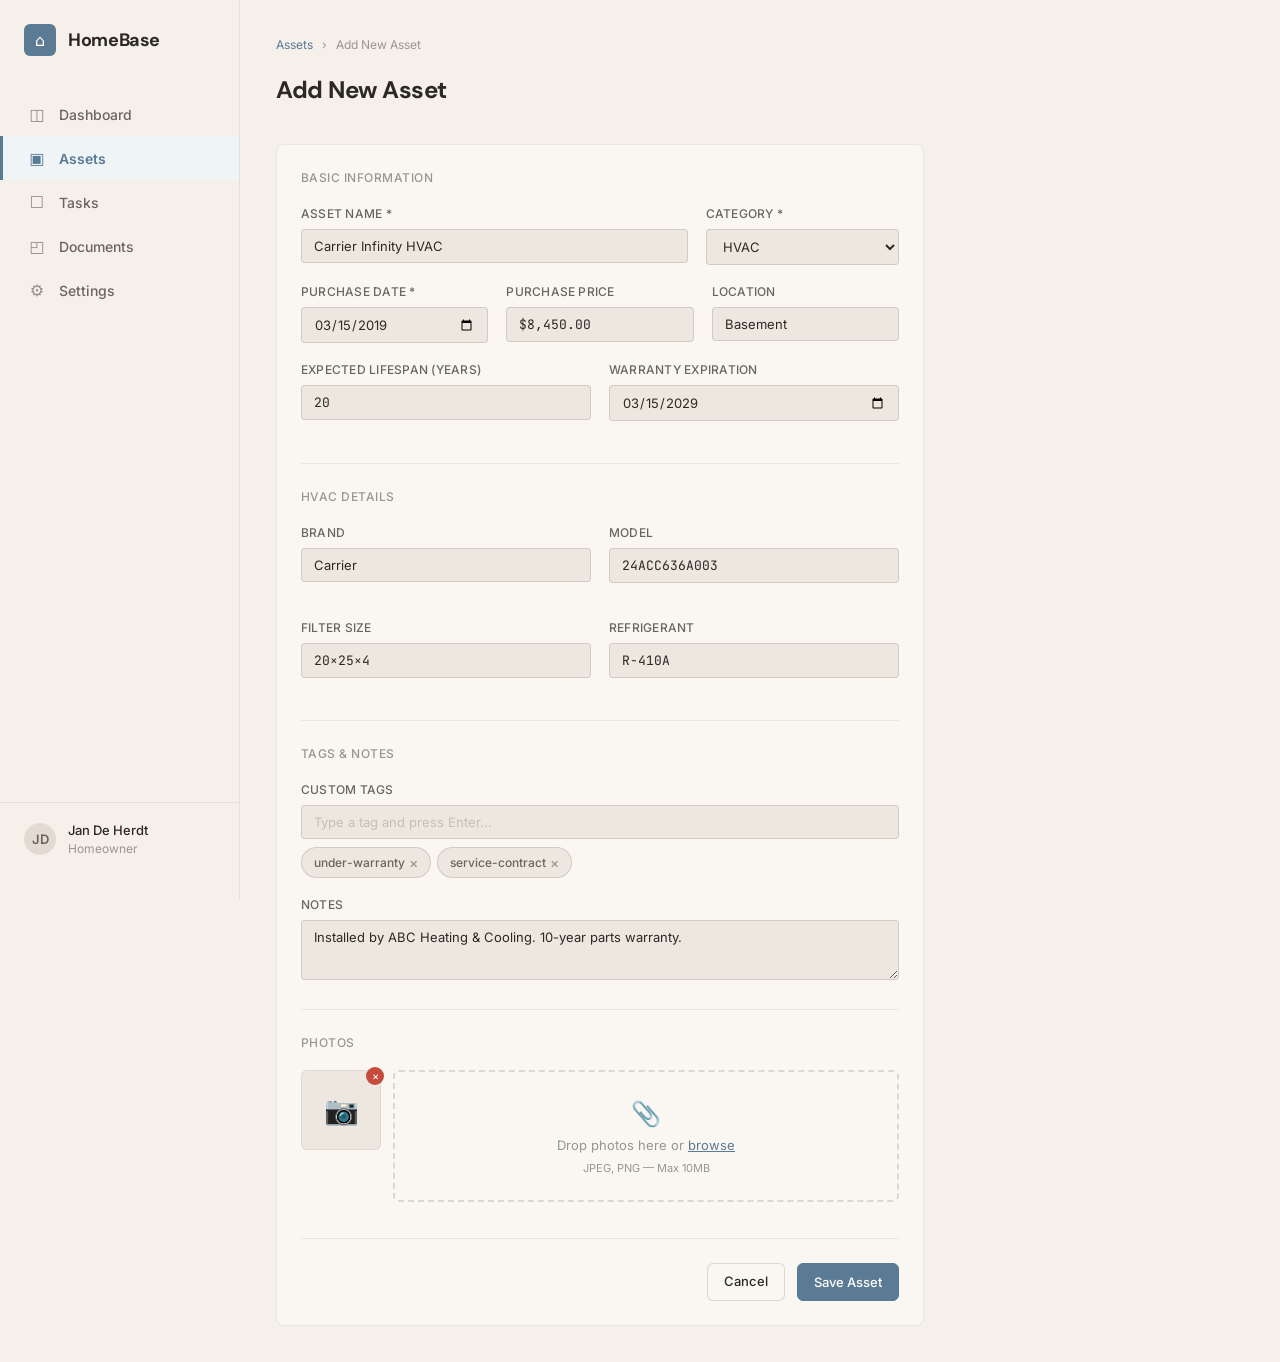
<file: specs/005-home-maintenance-tracker/mockups/add-asset.html>
<!DOCTYPE html>
<html lang="en">
<head><meta charset="UTF-8"><meta name="viewport" content="width=device-width,initial-scale=1.0"><title>HomeBase — Add Asset</title><link rel="stylesheet" href="styles.css"></head>
<body>
<div class="app-shell">
  <nav class="sidebar"><div class="sidebar-brand"><div class="sidebar-brand-icon">⌂</div><h1>HomeBase</h1></div><ul class="sidebar-nav"><li><a href="dashboard.html"><span class="nav-icon">◫</span> Dashboard</a></li><li><a href="assets.html" class="active"><span class="nav-icon">▣</span> Assets</a></li><li><a href="tasks.html"><span class="nav-icon">☐</span> Tasks</a></li><li><a href="documents.html"><span class="nav-icon">◰</span> Documents</a></li><li><a href="#"><span class="nav-icon">⚙</span> Settings</a></li></ul><div class="sidebar-footer"><div class="avatar">JD</div><div class="user-info"><div class="name">Jan De Herdt</div><div class="role">Homeowner</div></div></div></nav>
  <main class="main-content" style="max-width:720px">
    <div style="font-size:12px;color:var(--ink-tertiary);margin-bottom:var(--space-md)"><a href="assets.html" style="color:var(--accent-primary);text-decoration:none">Assets</a> <span style="margin:0 6px">›</span> Add New Asset</div>
    <div class="page-header"><h2>Add New Asset</h2></div>
    <div class="card">
      <div class="section-label" style="margin-bottom:var(--space-md)">Basic Information</div>
      <div style="display:grid;grid-template-columns:2fr 1fr;gap:var(--space-md)"><div class="form-group"><label>Asset Name *</label><input type="text" value="Carrier Infinity HVAC"></div><div class="form-group"><label>Category *</label><select><option>Select...</option><option selected>HVAC</option></select></div></div>
      <div style="display:grid;grid-template-columns:1fr 1fr 1fr;gap:var(--space-md)"><div class="form-group"><label>Purchase Date *</label><input type="date" value="2019-03-15"></div><div class="form-group"><label>Purchase Price</label><input type="text" value="$8,450.00" style="font-family:var(--font-data)"></div><div class="form-group"><label>Location</label><input type="text" value="Basement"></div></div>
      <div style="display:grid;grid-template-columns:1fr 1fr;gap:var(--space-md)"><div class="form-group"><label>Expected Lifespan (years)</label><input type="number" value="20" style="font-family:var(--font-data)"></div><div class="form-group"><label>Warranty Expiration</label><input type="date" value="2029-03-15"></div></div>
      <div style="border-top:1px solid var(--rule);margin-top:var(--space-lg);padding-top:var(--space-lg)">
        <div class="section-label" style="margin-bottom:var(--space-md)">HVAC Details</div>
        <div style="display:grid;grid-template-columns:1fr 1fr;gap:var(--space-md)"><div class="form-group"><label>Brand</label><input type="text" value="Carrier"></div><div class="form-group"><label>Model</label><input type="text" value="24ACC636A003" style="font-family:var(--font-data)"></div><div class="form-group"><label>Filter Size</label><input type="text" value="20×25×4" style="font-family:var(--font-data)"></div><div class="form-group"><label>Refrigerant</label><input type="text" value="R-410A" style="font-family:var(--font-data)"></div></div>
      </div>
      <div style="border-top:1px solid var(--rule);margin-top:var(--space-lg);padding-top:var(--space-lg)">
        <div class="section-label" style="margin-bottom:var(--space-md)">Tags & Notes</div>
        <div class="form-group"><label>Custom Tags</label><input type="text" placeholder="Type a tag and press Enter..."><div style="display:flex;gap:6px;margin-top:8px"><span class="filter-chip" style="background:var(--bench-inset);border-color:var(--rule-emphasis);color:var(--ink-secondary)">under-warranty <span class="remove">×</span></span><span class="filter-chip" style="background:var(--bench-inset);border-color:var(--rule-emphasis);color:var(--ink-secondary)">service-contract <span class="remove">×</span></span></div></div>
        <div class="form-group"><label>Notes</label><textarea>Installed by ABC Heating & Cooling. 10-year parts warranty.</textarea></div>
      </div>
      <div style="border-top:1px solid var(--rule);margin-top:var(--space-lg);padding-top:var(--space-lg)">
        <div class="section-label" style="margin-bottom:var(--space-md)">Photos</div>
        <div style="display:flex;gap:var(--space-sm);align-items:flex-start">
          <div style="width:80px;height:80px;background:var(--bench-inset);border:1px solid var(--rule);border-radius:var(--radius-md);display:flex;align-items:center;justify-content:center;font-size:28px;color:var(--ink-muted);position:relative">📷<div style="position:absolute;top:-4px;right:-4px;width:18px;height:18px;background:var(--alert-overdue);color:white;border-radius:50%;font-size:11px;display:flex;align-items:center;justify-content:center;cursor:pointer">×</div></div>
          <div style="flex:1;border:2px dashed var(--rule-emphasis);border-radius:var(--radius-md);padding:var(--space-lg);text-align:center;color:var(--ink-tertiary);font-size:13px;cursor:pointer"><div style="font-size:24px;margin-bottom:4px">📎</div>Drop photos here or <span style="color:var(--accent-primary);text-decoration:underline">browse</span><div style="font-size:11px;margin-top:4px">JPEG, PNG — Max 10MB</div></div>
        </div>
      </div>
      <div style="display:flex;justify-content:flex-end;gap:var(--space-sm);margin-top:var(--space-xl);padding-top:var(--space-lg);border-top:1px solid var(--rule)"><a href="assets.html" class="btn btn-secondary">Cancel</a><button class="btn btn-primary">Save Asset</button></div>
    </div>
  </main>
</div>
<nav class="mobile-nav"><a href="dashboard.html"><span class="nav-icon">◫</span>Home</a><a href="assets.html" class="active"><span class="nav-icon">▣</span>Assets</a><a href="tasks.html"><span class="nav-icon">☐</span>Tasks</a><a href="#"><span class="nav-icon">⚙</span>More</a></nav>
</body></html>
</file>
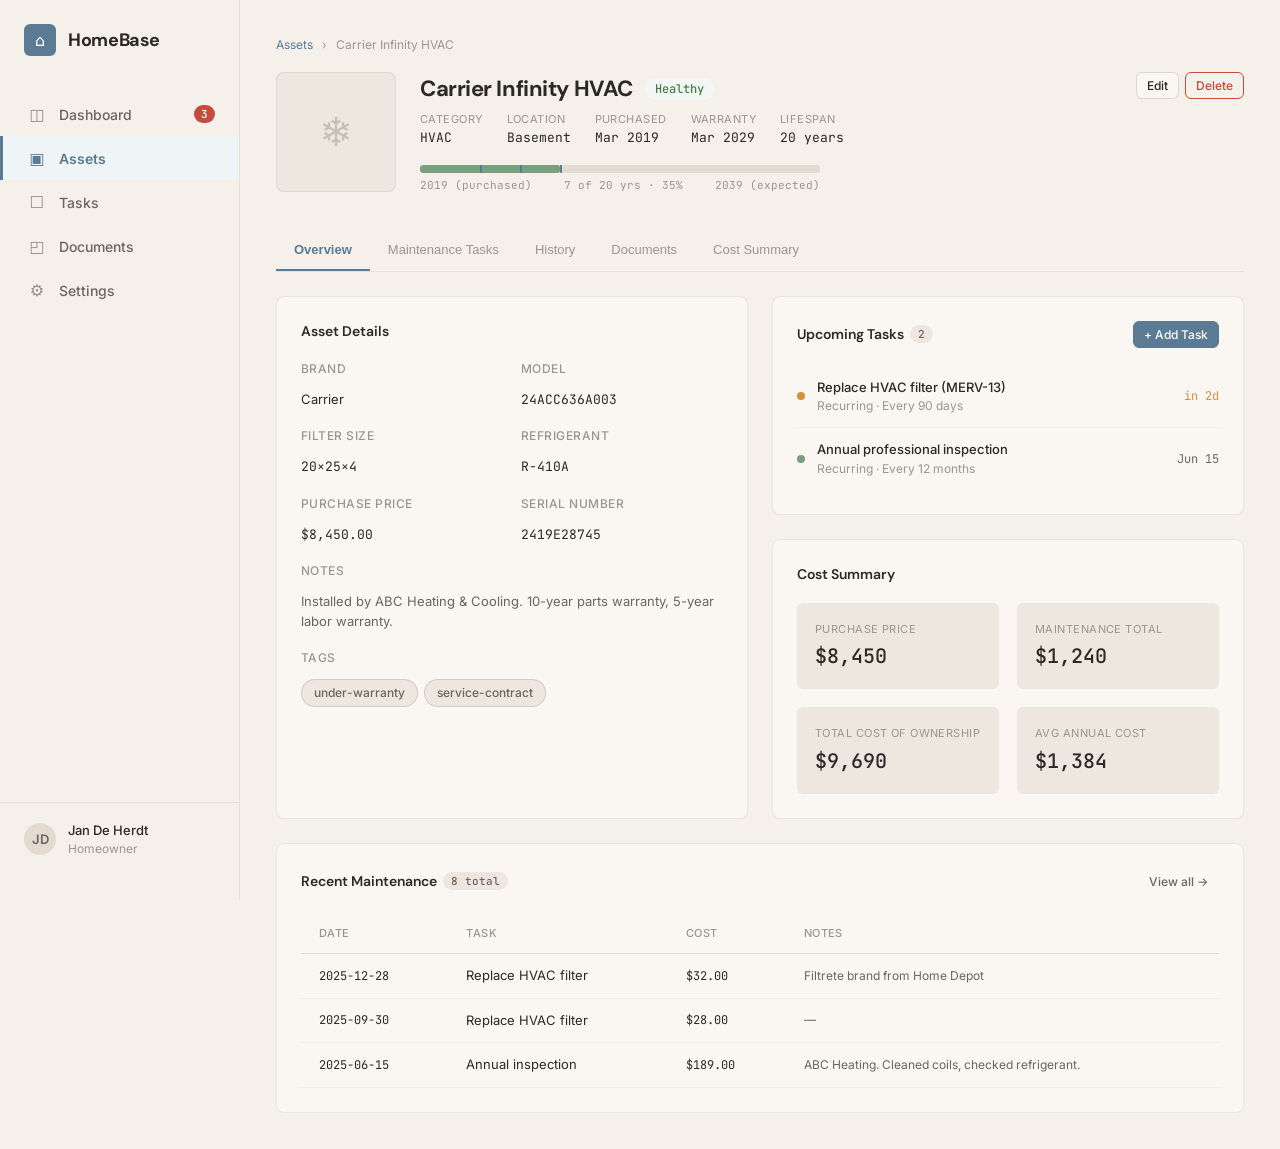
<file: specs/005-home-maintenance-tracker/mockups/asset-detail.html>
<!DOCTYPE html>
<html lang="en">
<head><meta charset="UTF-8"><meta name="viewport" content="width=device-width,initial-scale=1.0"><title>HomeBase — Carrier Infinity HVAC</title><link rel="stylesheet" href="styles.css"></head>
<body>
<div class="app-shell">
  <nav class="sidebar"><div class="sidebar-brand"><div class="sidebar-brand-icon">⌂</div><h1>HomeBase</h1></div><ul class="sidebar-nav"><li><a href="dashboard.html"><span class="nav-icon">◫</span> Dashboard <span class="badge">3</span></a></li><li><a href="assets.html" class="active"><span class="nav-icon">▣</span> Assets</a></li><li><a href="tasks.html"><span class="nav-icon">☐</span> Tasks</a></li><li><a href="documents.html"><span class="nav-icon">◰</span> Documents</a></li><li><a href="#"><span class="nav-icon">⚙</span> Settings</a></li></ul><div class="sidebar-footer"><div class="avatar">JD</div><div class="user-info"><div class="name">Jan De Herdt</div><div class="role">Homeowner</div></div></div></nav>
  <main class="main-content">
    <div style="font-size:12px;color:var(--ink-tertiary);margin-bottom:var(--space-md)"><a href="assets.html" style="color:var(--accent-primary);text-decoration:none">Assets</a> <span style="margin:0 6px">›</span> Carrier Infinity HVAC</div>
    <div class="detail-header">
      <div class="asset-photo">❄</div>
      <div style="flex:1">
        <div style="display:flex;align-items:center;gap:var(--space-sm);margin-bottom:var(--space-xs)"><h2 class="asset-title" style="font-size:22px">Carrier Infinity HVAC</h2><span class="status-pill healthy" style="font-size:12px">Healthy</span></div>
        <div class="asset-meta">
          <div class="meta-item"><span class="meta-label">Category</span><span class="meta-value">HVAC</span></div>
          <div class="meta-item"><span class="meta-label">Location</span><span class="meta-value">Basement</span></div>
          <div class="meta-item"><span class="meta-label">Purchased</span><span class="meta-value">Mar 2019</span></div>
          <div class="meta-item"><span class="meta-label">Warranty</span><span class="meta-value">Mar 2029</span></div>
          <div class="meta-item"><span class="meta-label">Lifespan</span><span class="meta-value">20 years</span></div>
        </div>
        <div style="margin-top:var(--space-md);max-width:400px"><div class="timeline-strip" style="height:8px"><div class="timeline-strip-fill healthy" style="width:35%"></div><div class="notch" style="left:15%"></div><div class="notch" style="left:25%"></div><div class="notch" style="left:35%"></div></div><div class="timeline-meta"><span>2019 (purchased)</span><span>7 of 20 yrs · 35%</span><span>2039 (expected)</span></div></div>
      </div>
      <div style="display:flex;gap:var(--space-xs)"><button class="btn btn-secondary btn-sm">Edit</button><button class="btn btn-danger btn-sm">Delete</button></div>
    </div>
    <div class="tabs"><button class="tab active">Overview</button><button class="tab">Maintenance Tasks</button><button class="tab">History</button><button class="tab">Documents</button><button class="tab">Cost Summary</button></div>
    <div style="display:grid;grid-template-columns:1fr 1fr;gap:var(--space-lg)">
      <div class="card">
        <div class="card-header"><div class="card-title">Asset Details</div></div>
        <div style="display:grid;grid-template-columns:1fr 1fr;gap:var(--space-md)">
          <div><div class="section-label">Brand</div><div style="font-size:13px">Carrier</div></div>
          <div><div class="section-label">Model</div><div style="font-family:var(--font-data);font-size:13px">24ACC636A003</div></div>
          <div><div class="section-label">Filter Size</div><div style="font-family:var(--font-data);font-size:13px">20×25×4</div></div>
          <div><div class="section-label">Refrigerant</div><div style="font-family:var(--font-data);font-size:13px">R-410A</div></div>
          <div><div class="section-label">Purchase Price</div><div style="font-family:var(--font-data);font-size:13px">$8,450.00</div></div>
          <div><div class="section-label">Serial Number</div><div style="font-family:var(--font-data);font-size:13px">2419E28745</div></div>
        </div>
        <div style="margin-top:var(--space-md)"><div class="section-label">Notes</div><div style="font-size:13px;color:var(--ink-secondary)">Installed by ABC Heating & Cooling. 10-year parts warranty, 5-year labor warranty.</div></div>
        <div style="margin-top:var(--space-md)"><div class="section-label">Tags</div><div style="display:flex;gap:6px;margin-top:4px"><span class="filter-chip" style="background:var(--bench-inset);border-color:var(--rule-emphasis);color:var(--ink-secondary)">under-warranty</span><span class="filter-chip" style="background:var(--bench-inset);border-color:var(--rule-emphasis);color:var(--ink-secondary)">service-contract</span></div></div>
      </div>
      <div style="display:flex;flex-direction:column;gap:var(--space-lg)">
        <div class="card">
          <div class="card-header"><div class="card-title">Upcoming Tasks <span class="count-badge">2</span></div><button class="btn btn-sm btn-primary">+ Add Task</button></div>
          <div class="task-item"><div class="status-dot upcoming"></div><div class="task-info"><div class="task-name">Replace HVAC filter (MERV-13)</div><div class="task-asset">Recurring · Every 90 days</div></div><div class="task-due upcoming">in 2d</div></div>
          <div class="task-item"><div class="status-dot healthy"></div><div class="task-info"><div class="task-name">Annual professional inspection</div><div class="task-asset">Recurring · Every 12 months</div></div><div class="task-due normal">Jun 15</div></div>
        </div>
        <div class="card">
          <div class="card-header"><div class="card-title">Cost Summary</div></div>
          <div class="cost-grid" style="grid-template-columns:1fr 1fr">
            <div class="cost-item"><div class="cost-label">Purchase Price</div><div class="cost-value">$8,450</div></div>
            <div class="cost-item"><div class="cost-label">Maintenance Total</div><div class="cost-value">$1,240</div></div>
            <div class="cost-item"><div class="cost-label">Total Cost of Ownership</div><div class="cost-value">$9,690</div></div>
            <div class="cost-item"><div class="cost-label">Avg Annual Cost</div><div class="cost-value">$1,384</div></div>
          </div>
        </div>
      </div>
    </div>
    <div class="card" style="margin-top:var(--space-lg)">
      <div class="card-header"><div class="card-title">Recent Maintenance <span class="count-badge">8 total</span></div><button class="btn btn-ghost btn-sm">View all →</button></div>
      <table class="data-table"><thead><tr><th>Date</th><th>Task</th><th>Cost</th><th>Notes</th></tr></thead><tbody>
        <tr style="cursor:default"><td style="font-family:var(--font-data);font-size:12px">2025-12-28</td><td>Replace HVAC filter</td><td style="font-family:var(--font-data);font-size:12px">$32.00</td><td style="font-size:12px;color:var(--ink-secondary)">Filtrete brand from Home Depot</td></tr>
        <tr style="cursor:default"><td style="font-family:var(--font-data);font-size:12px">2025-09-30</td><td>Replace HVAC filter</td><td style="font-family:var(--font-data);font-size:12px">$28.00</td><td style="font-size:12px;color:var(--ink-secondary)">—</td></tr>
        <tr style="cursor:default"><td style="font-family:var(--font-data);font-size:12px">2025-06-15</td><td>Annual inspection</td><td style="font-family:var(--font-data);font-size:12px">$189.00</td><td style="font-size:12px;color:var(--ink-secondary)">ABC Heating. Cleaned coils, checked refrigerant.</td></tr>
      </tbody></table>
    </div>
  </main>
</div>
<nav class="mobile-nav"><a href="dashboard.html"><span class="nav-icon">◫</span>Home</a><a href="assets.html" class="active"><span class="nav-icon">▣</span>Assets</a><a href="tasks.html"><span class="nav-icon">☐</span>Tasks</a><a href="#"><span class="nav-icon">⚙</span>More</a></nav>
</body></html>
</file>
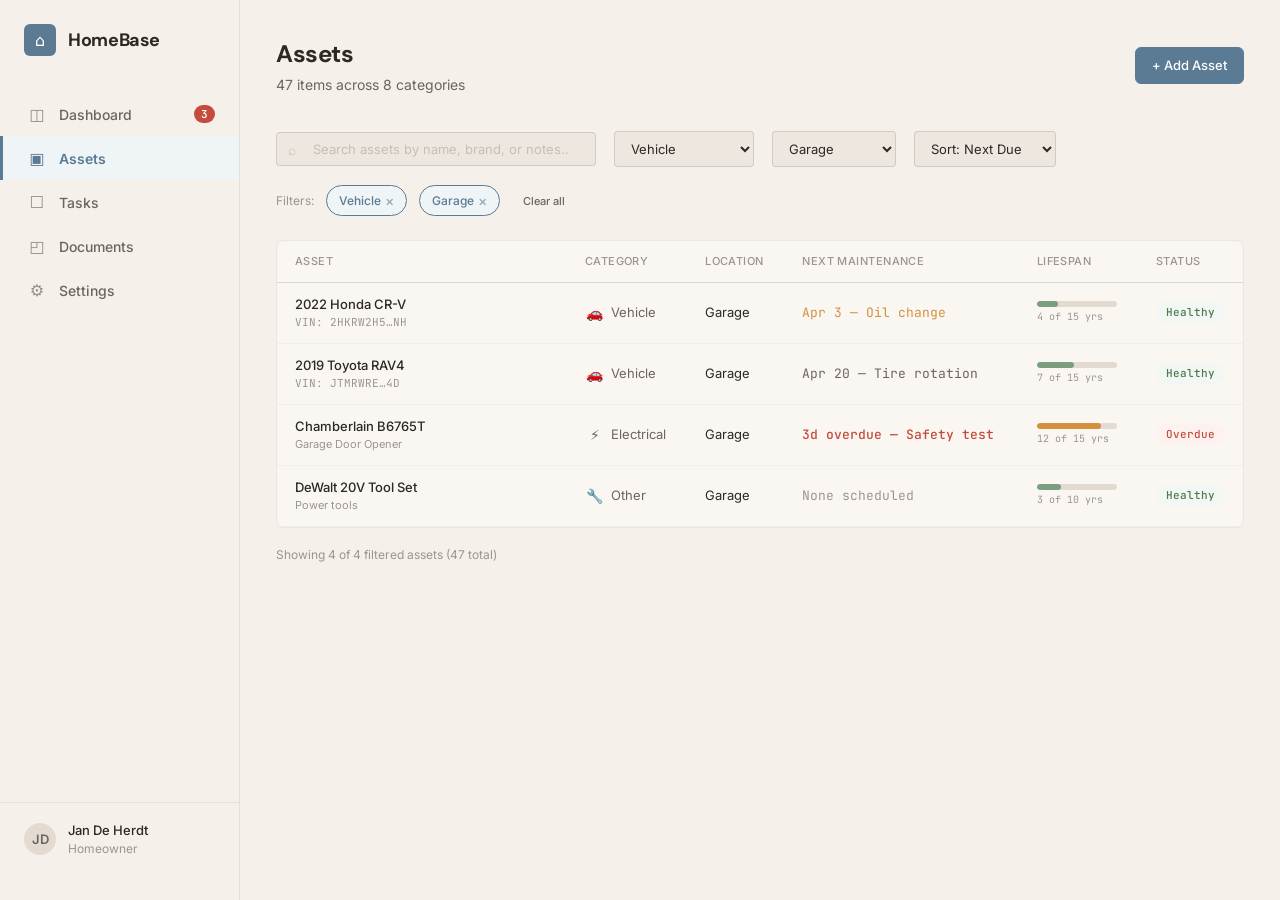
<file: specs/005-home-maintenance-tracker/mockups/assets.html>
<!DOCTYPE html>
<html lang="en">
<head><meta charset="UTF-8"><meta name="viewport" content="width=device-width,initial-scale=1.0"><title>HomeBase — Assets</title><link rel="stylesheet" href="styles.css"></head>
<body>
<div class="app-shell">
  <nav class="sidebar"><div class="sidebar-brand"><div class="sidebar-brand-icon">⌂</div><h1>HomeBase</h1></div><ul class="sidebar-nav"><li><a href="dashboard.html"><span class="nav-icon">◫</span> Dashboard <span class="badge">3</span></a></li><li><a href="assets.html" class="active"><span class="nav-icon">▣</span> Assets</a></li><li><a href="tasks.html"><span class="nav-icon">☐</span> Tasks</a></li><li><a href="documents.html"><span class="nav-icon">◰</span> Documents</a></li><li><a href="#"><span class="nav-icon">⚙</span> Settings</a></li></ul><div class="sidebar-footer"><div class="avatar">JD</div><div class="user-info"><div class="name">Jan De Herdt</div><div class="role">Homeowner</div></div></div></nav>
  <main class="main-content">
    <div class="page-header"><div><h2>Assets</h2><div class="subtitle">47 items across 8 categories</div></div><a href="add-asset.html" class="btn btn-primary">+ Add Asset</a></div>
    <div style="display:flex;gap:var(--space-md);align-items:center;margin-bottom:var(--space-md);flex-wrap:wrap">
      <div class="search-bar" style="flex:1;min-width:200px"><span class="search-icon">⌕</span><input type="search" placeholder="Search assets by name, brand, or notes..."></div>
      <select style="width:auto;min-width:140px"><option>All Categories</option><option>HVAC</option><option selected>Vehicle</option></select>
      <select style="width:auto;min-width:120px"><option>All Locations</option><option selected>Garage</option></select>
      <select style="width:auto;min-width:140px"><option selected>Sort: Next Due</option><option>Sort: Name A-Z</option></select>
    </div>
    <div style="display:flex;gap:var(--space-sm);align-items:center;margin-bottom:var(--space-lg);flex-wrap:wrap"><span style="font-size:12px;color:var(--ink-tertiary)">Filters:</span><span class="filter-chip">Vehicle <span class="remove">×</span></span><span class="filter-chip">Garage <span class="remove">×</span></span><button class="btn btn-ghost btn-sm" style="font-size:11px">Clear all</button></div>
    <div class="card" style="padding:0;overflow:hidden"><div class="table-scroll">
      <table class="data-table">
        <thead><tr><th style="width:30%">Asset</th><th>Category</th><th>Location</th><th>Next Maintenance</th><th class="col-lifespan">Lifespan</th><th style="width:90px">Status</th></tr></thead>
        <tbody>
          <tr><td><div class="asset-name">2022 Honda CR-V</div><div style="font-size:11px;color:var(--ink-tertiary);font-family:var(--font-data)">VIN: 2HKRW2H5…NH</div></td><td><span class="asset-category"><span class="cat-icon">🚗</span> Vehicle</span></td><td>Garage</td><td class="next-due" style="color:var(--alert-upcoming)">Apr 3 — Oil change</td><td class="col-lifespan"><div class="timeline-strip" style="width:80px"><div class="timeline-strip-fill healthy" style="width:27%"></div></div><div style="font-family:var(--font-data);font-size:10px;color:var(--ink-tertiary);margin-top:2px">4 of 15 yrs</div></td><td><span class="status-pill healthy">Healthy</span></td></tr>
          <tr><td><div class="asset-name">2019 Toyota RAV4</div><div style="font-size:11px;color:var(--ink-tertiary);font-family:var(--font-data)">VIN: JTMRWRE…4D</div></td><td><span class="asset-category"><span class="cat-icon">🚗</span> Vehicle</span></td><td>Garage</td><td class="next-due">Apr 20 — Tire rotation</td><td class="col-lifespan"><div class="timeline-strip" style="width:80px"><div class="timeline-strip-fill healthy" style="width:47%"></div></div><div style="font-family:var(--font-data);font-size:10px;color:var(--ink-tertiary);margin-top:2px">7 of 15 yrs</div></td><td><span class="status-pill healthy">Healthy</span></td></tr>
          <tr><td><div class="asset-name">Chamberlain B6765T</div><div style="font-size:11px;color:var(--ink-tertiary)">Garage Door Opener</div></td><td><span class="asset-category"><span class="cat-icon">⚡</span> Electrical</span></td><td>Garage</td><td class="next-due" style="color:var(--alert-overdue);font-weight:500">3d overdue — Safety test</td><td class="col-lifespan"><div class="timeline-strip" style="width:80px"><div class="timeline-strip-fill aging" style="width:80%"></div></div><div style="font-family:var(--font-data);font-size:10px;color:var(--ink-tertiary);margin-top:2px">12 of 15 yrs</div></td><td><span class="status-pill overdue">Overdue</span></td></tr>
          <tr><td><div class="asset-name">DeWalt 20V Tool Set</div><div style="font-size:11px;color:var(--ink-tertiary)">Power tools</div></td><td><span class="asset-category"><span class="cat-icon">🔧</span> Other</span></td><td>Garage</td><td class="next-due" style="color:var(--ink-tertiary)">None scheduled</td><td class="col-lifespan"><div class="timeline-strip" style="width:80px"><div class="timeline-strip-fill healthy" style="width:30%"></div></div><div style="font-family:var(--font-data);font-size:10px;color:var(--ink-tertiary);margin-top:2px">3 of 10 yrs</div></td><td><span class="status-pill healthy">Healthy</span></td></tr>
        </tbody>
      </table>
    </div></div>
    <div style="margin-top:var(--space-md);font-size:12px;color:var(--ink-tertiary)">Showing 4 of 4 filtered assets (47 total)</div>
  </main>
</div>
<nav class="mobile-nav"><a href="dashboard.html"><span class="nav-icon">◫</span>Home</a><a href="assets.html" class="active"><span class="nav-icon">▣</span>Assets</a><a href="tasks.html"><span class="nav-icon">☐</span>Tasks</a><a href="#"><span class="nav-icon">⚙</span>More</a></nav>
</body></html>
</file>
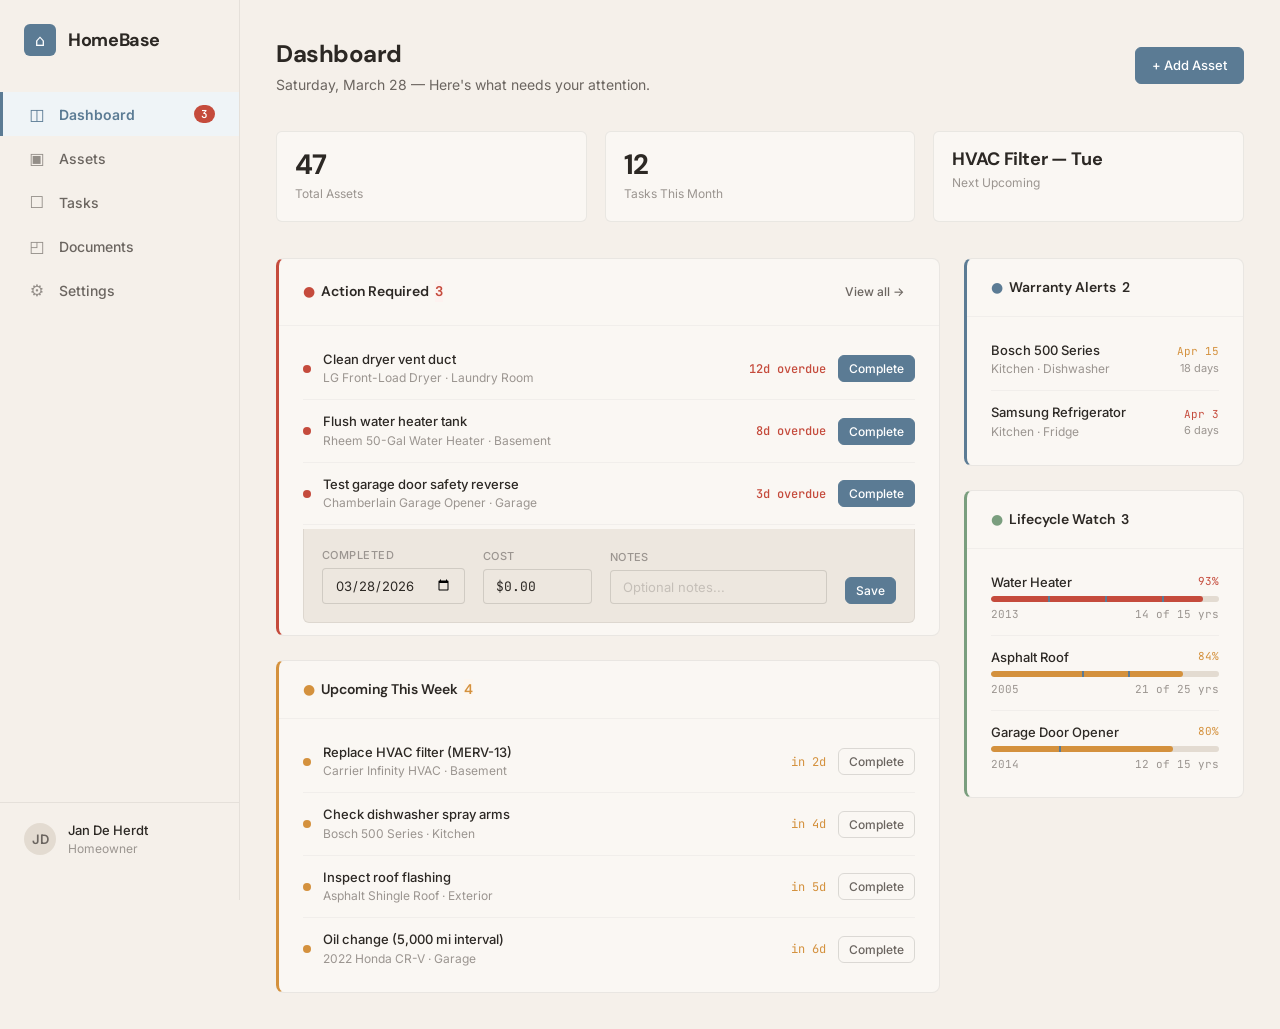
<file: specs/005-home-maintenance-tracker/mockups/dashboard.html>
<!DOCTYPE html>
<html lang="en">
<head><meta charset="UTF-8"><meta name="viewport" content="width=device-width,initial-scale=1.0"><title>HomeBase — Dashboard</title><link rel="stylesheet" href="styles.css"></head>
<body>
<div class="app-shell">
  <nav class="sidebar">
    <div class="sidebar-brand"><div class="sidebar-brand-icon">⌂</div><h1>HomeBase</h1></div>
    <ul class="sidebar-nav">
      <li><a href="dashboard.html" class="active"><span class="nav-icon">◫</span> Dashboard <span class="badge">3</span></a></li>
      <li><a href="assets.html"><span class="nav-icon">▣</span> Assets</a></li>
      <li><a href="tasks.html"><span class="nav-icon">☐</span> Tasks</a></li>
      <li><a href="documents.html"><span class="nav-icon">◰</span> Documents</a></li>
      <li><a href="#"><span class="nav-icon">⚙</span> Settings</a></li>
    </ul>
    <div class="sidebar-footer"><div class="avatar">JD</div><div class="user-info"><div class="name">Jan De Herdt</div><div class="role">Homeowner</div></div></div>
  </nav>
  <main class="main-content">
    <div class="page-header"><div><h2>Dashboard</h2><div class="subtitle">Saturday, March 28 — Here's what needs your attention.</div></div><a href="add-asset.html" class="btn btn-primary">+ Add Asset</a></div>
    <div class="quick-stats">
      <div class="stat-card"><div class="stat-value">47</div><div class="stat-label">Total Assets</div></div>
      <div class="stat-card"><div class="stat-value">12</div><div class="stat-label">Tasks This Month</div></div>
      <div class="stat-card"><div class="stat-value" style="font-size:18px">HVAC Filter — Tue</div><div class="stat-label">Next Upcoming</div></div>
    </div>
    <div class="dashboard-grid">
      <div class="dashboard-main">
        <!-- Action Required -->
        <div class="section-card section-accent-overdue">
          <div class="section-header"><h3><span style="color:var(--alert-overdue)">●</span> Action Required <span class="count-badge" style="background:var(--alert-overdue-bg);color:var(--alert-overdue)">3</span></h3><a href="tasks.html" class="btn btn-ghost btn-sm">View all →</a></div>
          <div class="section-body">
            <div class="task-item"><div class="status-dot overdue"></div><div class="task-info"><div class="task-name">Clean dryer vent duct</div><div class="task-asset">LG Front-Load Dryer · Laundry Room</div></div><div class="task-due overdue">12d overdue</div><button class="btn btn-sm btn-primary">Complete</button></div>
            <div class="task-item"><div class="status-dot overdue"></div><div class="task-info"><div class="task-name">Flush water heater tank</div><div class="task-asset">Rheem 50-Gal Water Heater · Basement</div></div><div class="task-due overdue">8d overdue</div><button class="btn btn-sm btn-primary">Complete</button></div>
            <div class="task-item"><div class="status-dot overdue"></div><div class="task-info"><div class="task-name">Test garage door safety reverse</div><div class="task-asset">Chamberlain Garage Opener · Garage</div></div><div class="task-due overdue">3d overdue</div><button class="btn btn-sm btn-primary">Complete</button></div>
            <!-- Inline completion expansion demo -->
            <div class="completion-expand" style="margin-top:4px"><div class="field"><label>Completed</label><input type="date" value="2026-03-28"></div><div class="field"><label>Cost</label><input type="text" value="$0.00" style="font-family:var(--font-data)"></div><div class="field" style="flex:2"><label>Notes</label><input type="text" placeholder="Optional notes..."></div><button class="btn btn-sm btn-primary">Save</button></div>
          </div>
        </div>
        <!-- Upcoming This Week -->
        <div class="section-card section-accent-upcoming">
          <div class="section-header"><h3><span style="color:var(--alert-upcoming)">●</span> Upcoming This Week <span class="count-badge" style="background:var(--alert-upcoming-bg);color:var(--alert-upcoming)">4</span></h3></div>
          <div class="section-body">
            <div class="task-item"><div class="status-dot upcoming"></div><div class="task-info"><div class="task-name">Replace HVAC filter (MERV-13)</div><div class="task-asset">Carrier Infinity HVAC · Basement</div></div><div class="task-due upcoming">in 2d</div><button class="btn-complete-upcoming">Complete</button></div>
            <div class="task-item"><div class="status-dot upcoming"></div><div class="task-info"><div class="task-name">Check dishwasher spray arms</div><div class="task-asset">Bosch 500 Series · Kitchen</div></div><div class="task-due upcoming">in 4d</div><button class="btn-complete-upcoming">Complete</button></div>
            <div class="task-item"><div class="status-dot upcoming"></div><div class="task-info"><div class="task-name">Inspect roof flashing</div><div class="task-asset">Asphalt Shingle Roof · Exterior</div></div><div class="task-due upcoming">in 5d</div><button class="btn-complete-upcoming">Complete</button></div>
            <div class="task-item"><div class="status-dot upcoming"></div><div class="task-info"><div class="task-name">Oil change (5,000 mi interval)</div><div class="task-asset">2022 Honda CR-V · Garage</div></div><div class="task-due upcoming">in 6d</div><button class="btn-complete-upcoming">Complete</button></div>
          </div>
        </div>
      </div>
      <div class="dashboard-aside">
        <!-- Warranty Alerts -->
        <div class="section-card section-accent-warranty">
          <div class="section-header"><h3><span style="color:var(--accent-primary)">●</span> Warranty Alerts <span class="count-badge">2</span></h3></div>
          <div class="section-body">
            <div class="task-item"><div class="task-info"><div class="task-name">Bosch 500 Series</div><div class="task-asset">Kitchen · Dishwasher</div></div><div style="text-align:right"><div style="font-family:var(--font-data);font-size:11px;color:var(--alert-upcoming)">Apr 15</div><div style="font-size:11px;color:var(--ink-tertiary)">18 days</div></div></div>
            <div class="task-item"><div class="task-info"><div class="task-name">Samsung Refrigerator</div><div class="task-asset">Kitchen · Fridge</div></div><div style="text-align:right"><div style="font-family:var(--font-data);font-size:11px;color:var(--alert-overdue)">Apr 3</div><div style="font-size:11px;color:var(--ink-tertiary)">6 days</div></div></div>
          </div>
        </div>
        <!-- Lifecycle Watch -->
        <div class="section-card section-accent-lifecycle">
          <div class="section-header"><h3><span style="color:var(--status-healthy)">●</span> Lifecycle Watch <span class="count-badge">3</span></h3></div>
          <div class="section-body">
            <div style="padding:var(--space-sm) 0;border-bottom:1px solid var(--rule-soft)"><div style="display:flex;justify-content:space-between;margin-bottom:4px"><span style="font-size:13px;font-weight:500">Water Heater</span><span style="font-family:var(--font-data);font-size:11px;color:var(--alert-overdue)">93%</span></div><div class="timeline-strip"><div class="timeline-strip-fill critical" style="width:93%"></div><div class="notch" style="left:25%"></div><div class="notch" style="left:50%"></div><div class="notch" style="left:75%"></div></div><div class="timeline-meta"><span>2013</span><span>14 of 15 yrs</span></div></div>
            <div style="padding:var(--space-sm) 0;border-bottom:1px solid var(--rule-soft)"><div style="display:flex;justify-content:space-between;margin-bottom:4px"><span style="font-size:13px;font-weight:500">Asphalt Roof</span><span style="font-family:var(--font-data);font-size:11px;color:var(--alert-upcoming)">84%</span></div><div class="timeline-strip"><div class="timeline-strip-fill aging" style="width:84%"></div><div class="notch" style="left:40%"></div><div class="notch" style="left:60%"></div></div><div class="timeline-meta"><span>2005</span><span>21 of 25 yrs</span></div></div>
            <div style="padding:var(--space-sm) 0"><div style="display:flex;justify-content:space-between;margin-bottom:4px"><span style="font-size:13px;font-weight:500">Garage Door Opener</span><span style="font-family:var(--font-data);font-size:11px;color:var(--alert-upcoming)">80%</span></div><div class="timeline-strip"><div class="timeline-strip-fill aging" style="width:80%"></div><div class="notch" style="left:30%"></div></div><div class="timeline-meta"><span>2014</span><span>12 of 15 yrs</span></div></div>
          </div>
        </div>
      </div>
    </div>
  </main>
</div>
<nav class="mobile-nav"><a href="dashboard.html" class="active"><span class="nav-icon">◫</span>Home</a><a href="assets.html"><span class="nav-icon">▣</span>Assets</a><a href="tasks.html"><span class="nav-icon">☐</span>Tasks</a><a href="#"><span class="nav-icon">⚙</span>More</a></nav>
</body></html>
</file>
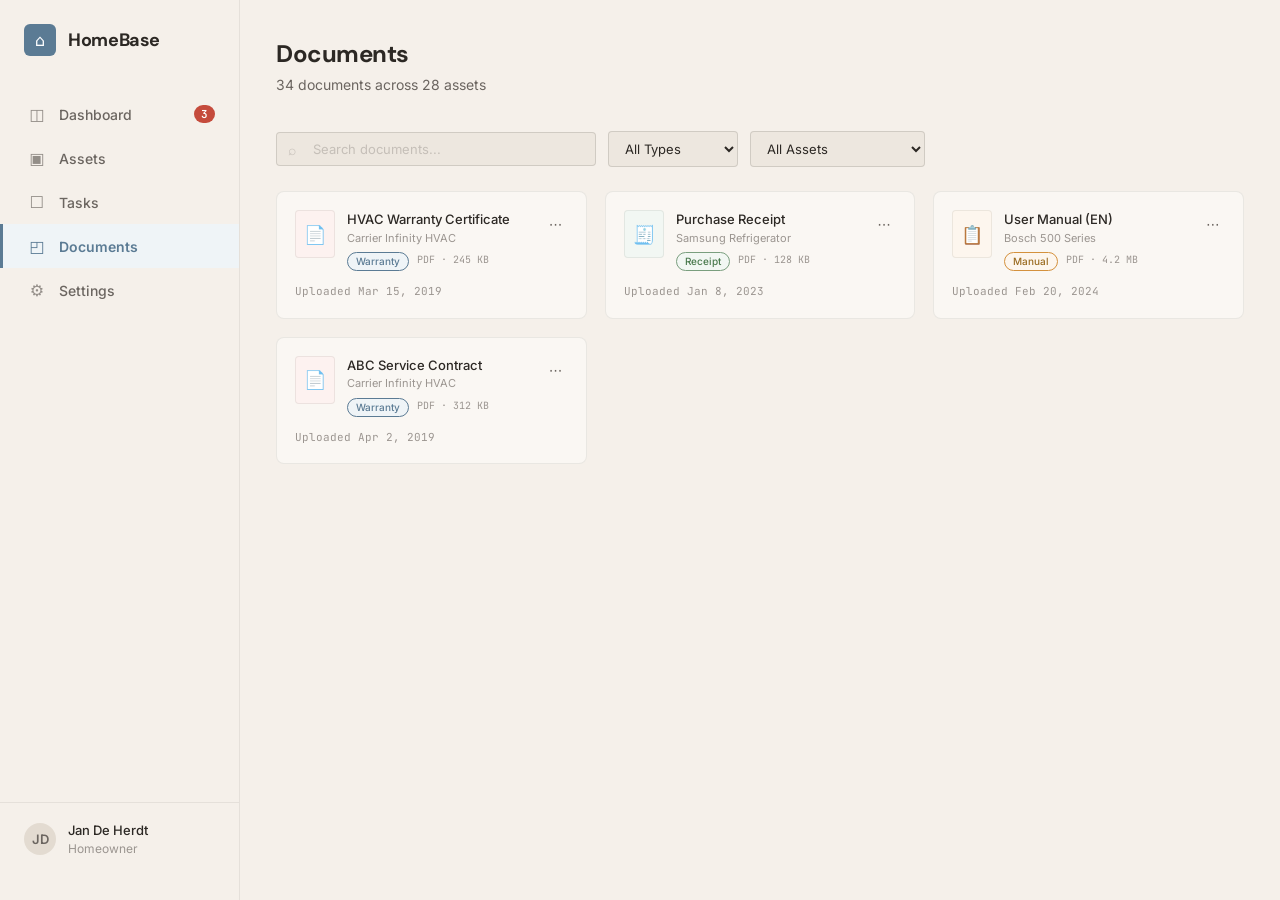
<file: specs/005-home-maintenance-tracker/mockups/documents.html>
<!DOCTYPE html>
<html lang="en">
<head><meta charset="UTF-8"><meta name="viewport" content="width=device-width,initial-scale=1.0"><title>HomeBase — Documents</title><link rel="stylesheet" href="styles.css"></head>
<body>
<div class="app-shell">
  <nav class="sidebar"><div class="sidebar-brand"><div class="sidebar-brand-icon">⌂</div><h1>HomeBase</h1></div><ul class="sidebar-nav"><li><a href="dashboard.html"><span class="nav-icon">◫</span> Dashboard <span class="badge">3</span></a></li><li><a href="assets.html"><span class="nav-icon">▣</span> Assets</a></li><li><a href="tasks.html"><span class="nav-icon">☐</span> Tasks</a></li><li><a href="documents.html" class="active"><span class="nav-icon">◰</span> Documents</a></li><li><a href="#"><span class="nav-icon">⚙</span> Settings</a></li></ul><div class="sidebar-footer"><div class="avatar">JD</div><div class="user-info"><div class="name">Jan De Herdt</div><div class="role">Homeowner</div></div></div></nav>
  <main class="main-content">
    <div class="page-header"><div><h2>Documents</h2><div class="subtitle">34 documents across 28 assets</div></div></div>
    <div style="display:flex;gap:var(--space-sm);margin-bottom:var(--space-lg);align-items:center;flex-wrap:wrap"><div class="search-bar" style="flex:1;min-width:200px"><span class="search-icon">⌕</span><input type="search" placeholder="Search documents..."></div><select style="width:auto;min-width:130px"><option selected>All Types</option><option>Warranty</option><option>Receipt</option><option>Manual</option></select><select style="width:auto;min-width:160px"><option selected>All Assets</option><option>Carrier Infinity HVAC</option></select></div>
    <div style="display:grid;grid-template-columns:repeat(auto-fill,minmax(260px,1fr));gap:var(--space-md)">
      <div class="card" style="padding:var(--space-md)"><div style="display:flex;align-items:flex-start;gap:var(--space-sm)"><div style="width:40px;height:48px;background:var(--alert-overdue-bg);border-radius:var(--radius-sm);display:flex;align-items:center;justify-content:center;font-size:18px;flex-shrink:0;border:1px solid var(--rule)">📄</div><div style="flex:1;min-width:0"><div style="font-weight:500;font-size:13px">HVAC Warranty Certificate</div><div style="font-size:11px;color:var(--ink-tertiary)">Carrier Infinity HVAC</div><div style="display:flex;gap:8px;margin-top:6px"><span class="filter-chip" style="padding:1px 8px;font-size:10px;background:var(--accent-primary-bg);border-color:var(--accent-primary)">Warranty</span><span style="font-family:var(--font-data);font-size:10px;color:var(--ink-tertiary)">PDF · 245 KB</span></div></div><button class="btn btn-ghost btn-sm" style="padding:4px;font-size:14px">⋯</button></div><div style="font-size:11px;color:var(--ink-tertiary);margin-top:var(--space-sm);font-family:var(--font-data)">Uploaded Mar 15, 2019</div></div>
      <div class="card" style="padding:var(--space-md)"><div style="display:flex;align-items:flex-start;gap:var(--space-sm)"><div style="width:40px;height:48px;background:var(--status-healthy-bg);border-radius:var(--radius-sm);display:flex;align-items:center;justify-content:center;font-size:18px;flex-shrink:0;border:1px solid var(--rule)">🧾</div><div style="flex:1;min-width:0"><div style="font-weight:500;font-size:13px">Purchase Receipt</div><div style="font-size:11px;color:var(--ink-tertiary)">Samsung Refrigerator</div><div style="display:flex;gap:8px;margin-top:6px"><span class="filter-chip" style="padding:1px 8px;font-size:10px;background:var(--status-healthy-bg);border-color:var(--status-healthy);color:#4A7A4E">Receipt</span><span style="font-family:var(--font-data);font-size:10px;color:var(--ink-tertiary)">PDF · 128 KB</span></div></div><button class="btn btn-ghost btn-sm" style="padding:4px;font-size:14px">⋯</button></div><div style="font-size:11px;color:var(--ink-tertiary);margin-top:var(--space-sm);font-family:var(--font-data)">Uploaded Jan 8, 2023</div></div>
      <div class="card" style="padding:var(--space-md)"><div style="display:flex;align-items:flex-start;gap:var(--space-sm)"><div style="width:40px;height:48px;background:var(--alert-upcoming-bg);border-radius:var(--radius-sm);display:flex;align-items:center;justify-content:center;font-size:18px;flex-shrink:0;border:1px solid var(--rule)">📋</div><div style="flex:1;min-width:0"><div style="font-weight:500;font-size:13px">User Manual (EN)</div><div style="font-size:11px;color:var(--ink-tertiary)">Bosch 500 Series</div><div style="display:flex;gap:8px;margin-top:6px"><span class="filter-chip" style="padding:1px 8px;font-size:10px;background:var(--alert-upcoming-bg);border-color:var(--alert-upcoming);color:#9A6B20">Manual</span><span style="font-family:var(--font-data);font-size:10px;color:var(--ink-tertiary)">PDF · 4.2 MB</span></div></div><button class="btn btn-ghost btn-sm" style="padding:4px;font-size:14px">⋯</button></div><div style="font-size:11px;color:var(--ink-tertiary);margin-top:var(--space-sm);font-family:var(--font-data)">Uploaded Feb 20, 2024</div></div>
      <div class="card" style="padding:var(--space-md)"><div style="display:flex;align-items:flex-start;gap:var(--space-sm)"><div style="width:40px;height:48px;background:var(--alert-overdue-bg);border-radius:var(--radius-sm);display:flex;align-items:center;justify-content:center;font-size:18px;flex-shrink:0;border:1px solid var(--rule)">📄</div><div style="flex:1;min-width:0"><div style="font-weight:500;font-size:13px">ABC Service Contract</div><div style="font-size:11px;color:var(--ink-tertiary)">Carrier Infinity HVAC</div><div style="display:flex;gap:8px;margin-top:6px"><span class="filter-chip" style="padding:1px 8px;font-size:10px;background:var(--accent-primary-bg);border-color:var(--accent-primary)">Warranty</span><span style="font-family:var(--font-data);font-size:10px;color:var(--ink-tertiary)">PDF · 312 KB</span></div></div><button class="btn btn-ghost btn-sm" style="padding:4px;font-size:14px">⋯</button></div><div style="font-size:11px;color:var(--ink-tertiary);margin-top:var(--space-sm);font-family:var(--font-data)">Uploaded Apr 2, 2019</div></div>
    </div>
  </main>
</div>
<nav class="mobile-nav"><a href="dashboard.html"><span class="nav-icon">◫</span>Home</a><a href="assets.html"><span class="nav-icon">▣</span>Assets</a><a href="tasks.html"><span class="nav-icon">☐</span>Tasks</a><a href="#"><span class="nav-icon">⚙</span>More</a></nav>
</body></html>
</file>
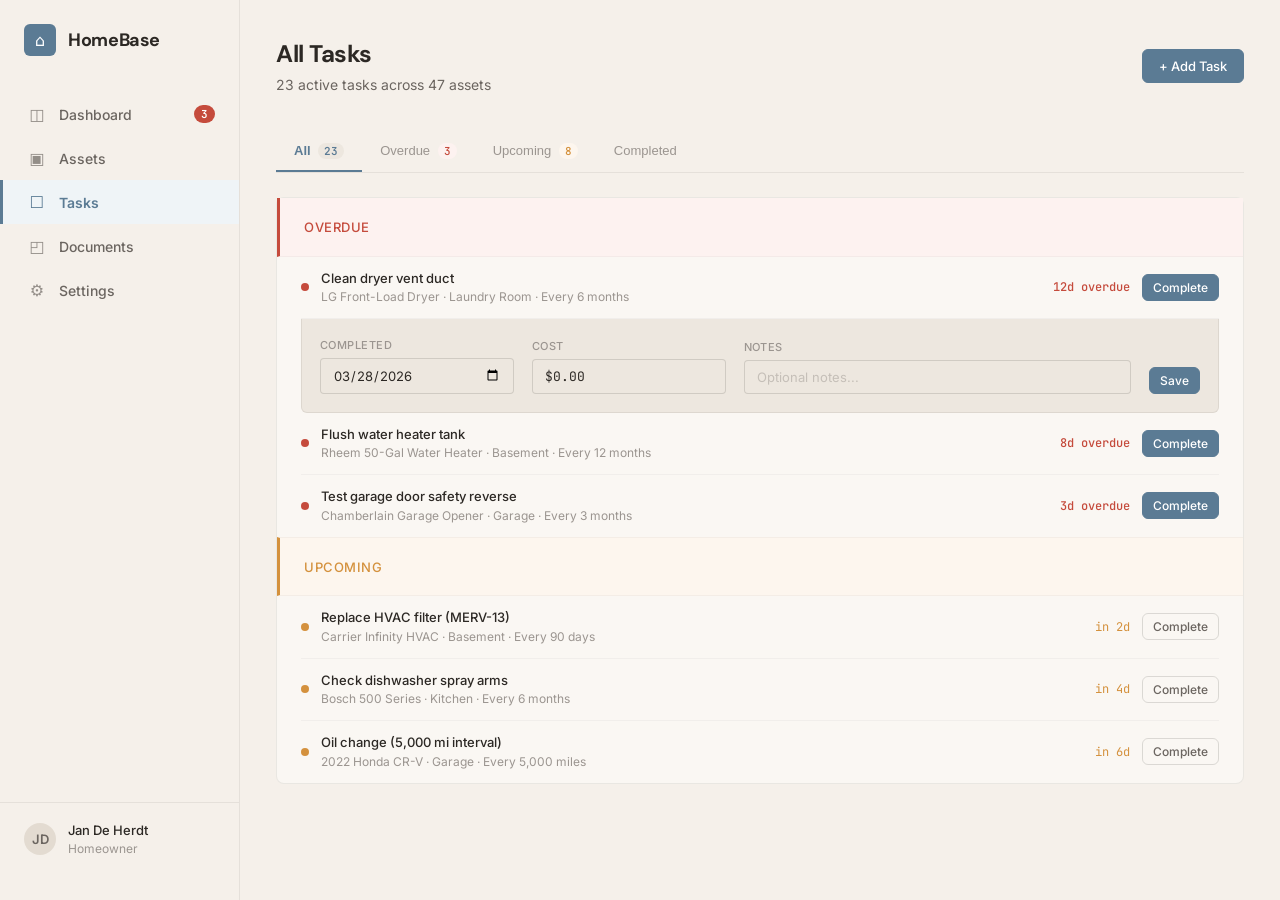
<file: specs/005-home-maintenance-tracker/mockups/tasks.html>
<!DOCTYPE html>
<html lang="en">
<head><meta charset="UTF-8"><meta name="viewport" content="width=device-width,initial-scale=1.0"><title>HomeBase — Tasks</title><link rel="stylesheet" href="styles.css"></head>
<body>
<div class="app-shell">
  <nav class="sidebar"><div class="sidebar-brand"><div class="sidebar-brand-icon">⌂</div><h1>HomeBase</h1></div><ul class="sidebar-nav"><li><a href="dashboard.html"><span class="nav-icon">◫</span> Dashboard <span class="badge">3</span></a></li><li><a href="assets.html"><span class="nav-icon">▣</span> Assets</a></li><li><a href="tasks.html" class="active"><span class="nav-icon">☐</span> Tasks</a></li><li><a href="documents.html"><span class="nav-icon">◰</span> Documents</a></li><li><a href="#"><span class="nav-icon">⚙</span> Settings</a></li></ul><div class="sidebar-footer"><div class="avatar">JD</div><div class="user-info"><div class="name">Jan De Herdt</div><div class="role">Homeowner</div></div></div></nav>
  <main class="main-content">
    <div class="page-header"><div><h2>All Tasks</h2><div class="subtitle">23 active tasks across 47 assets</div></div><button class="btn btn-primary">+ Add Task</button></div>
    <div class="tabs"><button class="tab active">All <span style="font-family:var(--font-data);font-size:11px;background:var(--bench-inset);padding:1px 6px;border-radius:8px;margin-left:4px">23</span></button><button class="tab">Overdue <span style="font-family:var(--font-data);font-size:11px;background:var(--alert-overdue-bg);color:var(--alert-overdue);padding:1px 6px;border-radius:8px;margin-left:4px">3</span></button><button class="tab">Upcoming <span style="font-family:var(--font-data);font-size:11px;background:var(--alert-upcoming-bg);color:var(--alert-upcoming);padding:1px 6px;border-radius:8px;margin-left:4px">8</span></button><button class="tab">Completed</button></div>
    <div class="card" style="padding:0">
      <div class="task-section-header" style="background:var(--alert-overdue-bg);border-left:3px solid var(--alert-overdue)"><span class="section-label" style="color:var(--alert-overdue);margin-bottom:0">Overdue</span></div>
      <div style="padding:0 var(--space-lg)">
        <div class="task-item"><div class="status-dot overdue"></div><div class="task-info"><div class="task-name">Clean dryer vent duct</div><div class="task-asset">LG Front-Load Dryer · Laundry Room · Every 6 months</div></div><div class="task-due overdue" style="min-width:100px;text-align:right">12d overdue</div><button class="btn btn-sm btn-primary">Complete</button></div>
        <div class="completion-expand"><div class="field"><label>Completed</label><input type="date" value="2026-03-28"></div><div class="field"><label>Cost</label><input type="text" value="$0.00" style="font-family:var(--font-data)"></div><div class="field" style="flex:2"><label>Notes</label><input type="text" placeholder="Optional notes..."></div><button class="btn btn-sm btn-primary">Save</button></div>
        <div class="task-item"><div class="status-dot overdue"></div><div class="task-info"><div class="task-name">Flush water heater tank</div><div class="task-asset">Rheem 50-Gal Water Heater · Basement · Every 12 months</div></div><div class="task-due overdue" style="min-width:100px;text-align:right">8d overdue</div><button class="btn btn-sm btn-primary">Complete</button></div>
        <div class="task-item"><div class="status-dot overdue"></div><div class="task-info"><div class="task-name">Test garage door safety reverse</div><div class="task-asset">Chamberlain Garage Opener · Garage · Every 3 months</div></div><div class="task-due overdue" style="min-width:100px;text-align:right">3d overdue</div><button class="btn btn-sm btn-primary">Complete</button></div>
      </div>
      <div class="task-section-header" style="background:var(--alert-upcoming-bg);border-top:1px solid var(--rule-soft);border-left:3px solid var(--alert-upcoming)"><span class="section-label" style="color:var(--alert-upcoming);margin-bottom:0">Upcoming</span></div>
      <div style="padding:0 var(--space-lg)">
        <div class="task-item"><div class="status-dot upcoming"></div><div class="task-info"><div class="task-name">Replace HVAC filter (MERV-13)</div><div class="task-asset">Carrier Infinity HVAC · Basement · Every 90 days</div></div><div class="task-due upcoming" style="min-width:100px;text-align:right">in 2d</div><button class="btn-complete-upcoming">Complete</button></div>
        <div class="task-item"><div class="status-dot upcoming"></div><div class="task-info"><div class="task-name">Check dishwasher spray arms</div><div class="task-asset">Bosch 500 Series · Kitchen · Every 6 months</div></div><div class="task-due upcoming" style="min-width:100px;text-align:right">in 4d</div><button class="btn-complete-upcoming">Complete</button></div>
        <div class="task-item"><div class="status-dot upcoming"></div><div class="task-info"><div class="task-name">Oil change (5,000 mi interval)</div><div class="task-asset">2022 Honda CR-V · Garage · Every 5,000 miles</div></div><div class="task-due upcoming" style="min-width:100px;text-align:right">in 6d</div><button class="btn-complete-upcoming">Complete</button></div>
      </div>
    </div>
  </main>
</div>
<nav class="mobile-nav"><a href="dashboard.html"><span class="nav-icon">◫</span>Home</a><a href="assets.html"><span class="nav-icon">▣</span>Assets</a><a href="tasks.html" class="active"><span class="nav-icon">☐</span>Tasks</a><a href="#"><span class="nav-icon">⚙</span>More</a></nav>
</body></html>
</file>
<file: specs/005-home-maintenance-tracker/mockups/styles.css>
@import url('https://fonts.googleapis.com/css2?family=DM+Sans:opsz,wght@9..40,400;9..40,500;9..40,600;9..40,700&family=Inter:wght@400;500;600&family=JetBrains+Mono:wght@400;500&display=swap');
*,*::before,*::after{box-sizing:border-box;margin:0;padding:0}
:root{
  --bench:#F5F0EA;--bench-raised:#FAF7F3;--bench-inset:#EDE7DF;--bench-deep:#E3DBD1;
  --ink-primary:#2C2824;--ink-secondary:#6B6560;--ink-tertiary:#9B9590;--ink-muted:#C5BFB8;
  --rule:rgba(44,40,36,0.08);--rule-soft:rgba(44,40,36,0.04);--rule-emphasis:rgba(44,40,36,0.15);--rule-focus:#5B7B94;
  --alert-overdue:#C54B3C;--alert-overdue-bg:#FDF2F0;--alert-upcoming:#D4913D;--alert-upcoming-bg:#FDF6EE;
  --status-healthy:#7A9E7E;--status-healthy-bg:#F2F7F3;
  --accent-primary:#5B7B94;--accent-primary-bg:#EFF4F7;--accent-hover:#4A6A82;
  --timeline-track:#E3DBD1;--timeline-notch:#5B7B94;
  --font-heading:'DM Sans',system-ui,sans-serif;--font-body:'Inter',system-ui,sans-serif;--font-data:'JetBrains Mono',monospace;
  --space-xs:6px;--space-sm:12px;--space-md:18px;--space-lg:24px;--space-xl:36px;--space-2xl:48px;
  --radius-sm:4px;--radius-md:6px;--radius-lg:8px;
}
body{font-family:var(--font-body);font-size:14px;line-height:1.5;color:var(--ink-primary);background:var(--bench);-webkit-font-smoothing:antialiased}

/* Layout */
.app-shell{display:flex;min-height:100vh}
.sidebar{width:240px;background:var(--bench);border-right:1px solid var(--rule);padding:var(--space-lg) 0;display:flex;flex-direction:column;position:fixed;top:0;left:0;bottom:0;z-index:10}
.sidebar-brand{padding:0 var(--space-lg);margin-bottom:var(--space-xl);display:flex;align-items:center;gap:var(--space-sm)}
.sidebar-brand-icon{width:32px;height:32px;background:var(--accent-primary);border-radius:var(--radius-md);display:flex;align-items:center;justify-content:center;color:white;font-size:16px}
.sidebar-brand h1{font-family:var(--font-heading);font-size:18px;font-weight:700;letter-spacing:-0.02em}
.sidebar-nav{list-style:none;flex:1}
.sidebar-nav li a{display:flex;align-items:center;gap:var(--space-sm);padding:10px var(--space-lg);color:var(--ink-secondary);text-decoration:none;font-size:14px;font-weight:500;transition:background .15s,color .15s;border-left:3px solid transparent}
.sidebar-nav li a:hover{background:var(--rule-soft);color:var(--ink-primary)}
.sidebar-nav li a.active{color:var(--accent-primary);background:var(--accent-primary-bg);border-left-color:var(--accent-primary);font-weight:600}
.sidebar-nav li a .nav-icon{width:20px;text-align:center;font-size:16px;opacity:.7}
.sidebar-nav li a.active .nav-icon{opacity:1}
.sidebar-nav li a .badge{margin-left:auto;background:var(--alert-overdue);color:white;font-size:11px;font-weight:600;padding:1px 7px;border-radius:10px;font-family:var(--font-data)}
.sidebar-footer{padding:var(--space-md) var(--space-lg);border-top:1px solid var(--rule);display:flex;align-items:center;gap:var(--space-sm)}
.sidebar-footer .avatar{width:32px;height:32px;border-radius:50%;background:var(--bench-deep);display:flex;align-items:center;justify-content:center;font-size:13px;font-weight:600;color:var(--ink-secondary)}
.sidebar-footer .user-info{font-size:13px}
.sidebar-footer .user-info .name{font-weight:500}
.sidebar-footer .user-info .role{color:var(--ink-tertiary);font-size:12px}
.main-content{margin-left:240px;flex:1;padding:var(--space-xl);max-width:1200px}

/* Page header */
.page-header{display:flex;align-items:center;justify-content:space-between;margin-bottom:var(--space-xl)}
.page-header h2{font-family:var(--font-heading);font-size:24px;font-weight:700;letter-spacing:-0.02em}
.page-header .subtitle{color:var(--ink-secondary);font-size:14px;margin-top:2px}

/* Buttons */
.btn{display:inline-flex;align-items:center;gap:var(--space-xs);padding:8px 16px;border-radius:var(--radius-md);font-family:var(--font-body);font-size:13px;font-weight:500;border:1px solid transparent;cursor:pointer;transition:all .15s;text-decoration:none}
.btn-primary{background:var(--accent-primary);color:white;border-color:var(--accent-primary)}.btn-primary:hover{background:var(--accent-hover);border-color:var(--accent-hover)}
.btn-secondary{background:var(--bench-raised);color:var(--ink-primary);border-color:var(--rule-emphasis)}.btn-secondary:hover{background:var(--bench-inset)}
.btn-ghost{background:transparent;color:var(--ink-secondary);border-color:transparent}.btn-ghost:hover{background:var(--rule-soft);color:var(--ink-primary)}
.btn-danger{background:transparent;color:var(--alert-overdue);border-color:var(--alert-overdue)}.btn-danger:hover{background:var(--alert-overdue-bg)}
.btn-sm{padding:5px 10px;font-size:12px}
.btn:disabled{opacity:.4;cursor:not-allowed}
.btn:focus-visible{outline:2px solid var(--rule-focus);outline-offset:2px}

/* Cards */
.card{background:var(--bench-raised);border:1px solid var(--rule);border-radius:var(--radius-lg);padding:var(--space-lg)}
.card-header{display:flex;align-items:center;justify-content:space-between;margin-bottom:var(--space-md)}
.card-title{font-family:var(--font-heading);font-size:14px;font-weight:600;display:flex;align-items:center;gap:var(--space-xs)}
.card-title .count-badge{font-family:var(--font-data);font-size:11px;font-weight:500;background:var(--bench-inset);padding:1px 8px;border-radius:10px;color:var(--ink-secondary)}
.section-label{font-family:var(--font-body);font-size:12px;font-weight:500;letter-spacing:.04em;text-transform:uppercase;color:var(--ink-tertiary);margin-bottom:var(--space-sm)}

/* Timeline strip (signature) */
.timeline-strip{height:6px;background:var(--timeline-track);border-radius:3px;overflow:hidden;position:relative}
.timeline-strip-fill{height:100%;border-radius:3px;transition:width .3s ease}
.timeline-strip-fill.healthy{background:var(--status-healthy)}.timeline-strip-fill.aging{background:var(--alert-upcoming)}.timeline-strip-fill.critical{background:var(--alert-overdue)}
.timeline-strip .notch{position:absolute;top:-2px;width:2px;height:10px;background:var(--timeline-notch);border-radius:1px}
.timeline-meta{display:flex;justify-content:space-between;font-family:var(--font-data);font-size:11px;color:var(--ink-tertiary);margin-top:4px}

/* Task items */
.task-item{display:flex;align-items:center;gap:var(--space-sm);padding:var(--space-sm) 0;border-bottom:1px solid var(--rule-soft)}
.task-item:last-child{border-bottom:none}
.status-dot{width:8px;height:8px;border-radius:50%;flex-shrink:0}
.status-dot.overdue{background:var(--alert-overdue)}.status-dot.upcoming{background:var(--alert-upcoming)}.status-dot.healthy{background:var(--status-healthy)}
.task-item .task-info{flex:1;min-width:0}
.task-item .task-name{font-weight:500;font-size:13px;white-space:nowrap;overflow:hidden;text-overflow:ellipsis}
.task-item .task-asset{font-size:12px;color:var(--ink-tertiary)}
.task-item .task-due{font-family:var(--font-data);font-size:12px;white-space:nowrap;flex-shrink:0}
.task-due.overdue{color:var(--alert-overdue);font-weight:500}.task-due.upcoming{color:var(--alert-upcoming)}.task-due.normal{color:var(--ink-secondary)}

/* Completion expand */
.completion-expand{background:var(--bench-inset);border:1px solid var(--rule);border-top:none;border-radius:0 0 var(--radius-md) var(--radius-md);padding:var(--space-md);display:flex;gap:var(--space-md);align-items:flex-end}
.completion-expand .field{flex:1}.completion-expand .field label{display:block;font-size:11px;font-weight:500;text-transform:uppercase;letter-spacing:.04em;color:var(--ink-tertiary);margin-bottom:4px}

/* Inputs */
input[type="text"],input[type="email"],input[type="password"],input[type="date"],input[type="number"],input[type="search"],select,textarea{width:100%;padding:8px 12px;font-family:var(--font-body);font-size:13px;color:var(--ink-primary);background:var(--bench-inset);border:1px solid var(--rule-emphasis);border-radius:var(--radius-sm);transition:border-color .15s,box-shadow .15s}
input:focus,select:focus,textarea:focus{outline:none;border-color:var(--rule-focus);box-shadow:0 0 0 3px rgba(91,123,148,0.12)}
input::placeholder,textarea::placeholder{color:var(--ink-muted)}
textarea{resize:vertical;min-height:60px}
.form-group{margin-bottom:var(--space-md)}
.form-group label{display:block;font-size:12px;font-weight:500;letter-spacing:.02em;text-transform:uppercase;color:var(--ink-secondary);margin-bottom:var(--space-xs)}

/* Data table */
.data-table{width:100%;border-collapse:collapse}
.data-table th{text-align:left;font-size:11px;font-weight:500;text-transform:uppercase;letter-spacing:.04em;color:var(--ink-tertiary);padding:var(--space-sm) var(--space-md);border-bottom:1px solid var(--rule-emphasis)}
.data-table td{padding:var(--space-sm) var(--space-md);border-bottom:1px solid var(--rule-soft);font-size:13px;vertical-align:middle}
.data-table tr:hover td{background:rgba(91,123,148,0.03)}.data-table tr{cursor:pointer}
.asset-name{font-weight:500;color:var(--ink-primary)}
.asset-category{display:inline-flex;align-items:center;gap:6px;color:var(--ink-secondary)}
.asset-category .cat-icon{font-size:14px;width:20px;text-align:center}
.status-pill{display:inline-block;padding:2px 10px;border-radius:10px;font-size:11px;font-weight:500;font-family:var(--font-data)}
.status-pill.healthy{background:var(--status-healthy-bg);color:#4A7A4E}.status-pill.attention{background:var(--alert-upcoming-bg);color:#9A6B20}.status-pill.overdue{background:var(--alert-overdue-bg);color:var(--alert-overdue)}
.next-due{font-family:var(--font-data);font-size:12px;color:var(--ink-secondary)}

/* Quick stats */
.quick-stats{display:grid;grid-template-columns:repeat(3,1fr);gap:var(--space-md);margin-bottom:var(--space-xl)}
.stat-card{background:var(--bench-raised);border:1px solid var(--rule);border-radius:var(--radius-md);padding:var(--space-md)}
.stat-card .stat-value{font-family:var(--font-heading);font-size:28px;font-weight:700;letter-spacing:-0.02em;line-height:1.1}
.stat-card .stat-label{font-size:12px;color:var(--ink-tertiary);margin-top:4px}

/* Search & filters */
.search-bar{position:relative;max-width:320px}.search-bar input{padding-left:36px}
.search-bar .search-icon{position:absolute;left:12px;top:50%;transform:translateY(-50%);color:var(--ink-muted);font-size:14px}
.filter-chip{display:inline-flex;align-items:center;gap:4px;padding:4px 12px;background:var(--accent-primary-bg);border:1px solid var(--accent-primary);border-radius:20px;font-size:12px;color:var(--accent-primary);font-weight:500}
.filter-chip .remove{cursor:pointer;font-size:14px;opacity:.6}.filter-chip .remove:hover{opacity:1}

/* Tabs */
.tabs{display:flex;gap:0;border-bottom:1px solid var(--rule);margin-bottom:var(--space-lg)}
.tab{padding:var(--space-sm) var(--space-md);font-size:13px;font-weight:500;color:var(--ink-tertiary);border-bottom:2px solid transparent;cursor:pointer;transition:all .15s;text-decoration:none;background:none;border-top:none;border-left:none;border-right:none}
.tab:hover{color:var(--ink-primary)}.tab.active{color:var(--accent-primary);border-bottom-color:var(--accent-primary);font-weight:600}

/* Dashboard layout */
.dashboard-grid{display:grid;grid-template-columns:1fr 280px;gap:var(--space-lg)}
.dashboard-main{display:flex;flex-direction:column;gap:var(--space-lg)}
.dashboard-aside{display:flex;flex-direction:column;gap:var(--space-lg)}
.section-card{background:var(--bench-raised);border:1px solid var(--rule);border-radius:var(--radius-lg)}
.section-card .section-header{padding:var(--space-md) var(--space-lg);border-bottom:1px solid var(--rule-soft);display:flex;align-items:center;justify-content:space-between}
.section-card .section-header h3{font-family:var(--font-heading);font-size:14px;font-weight:600;display:flex;align-items:center;gap:var(--space-xs)}
.section-card .section-body{padding:var(--space-sm) var(--space-lg)}
.section-accent-overdue{border-left:3px solid var(--alert-overdue)}
.section-accent-upcoming{border-left:3px solid var(--alert-upcoming)}
.section-accent-warranty{border-left:3px solid var(--accent-primary)}
.section-accent-lifecycle{border-left:3px solid var(--status-healthy)}

/* Asset detail */
.detail-header{display:flex;gap:var(--space-lg);align-items:flex-start;margin-bottom:var(--space-xl)}
.detail-header .asset-photo{width:120px;height:120px;background:var(--bench-inset);border:1px solid var(--rule);border-radius:var(--radius-lg);display:flex;align-items:center;justify-content:center;font-size:40px;color:var(--ink-muted);flex-shrink:0}
.detail-header .asset-title{font-family:var(--font-heading);font-size:24px;font-weight:700;letter-spacing:-0.02em}
.detail-header .asset-meta{display:flex;gap:var(--space-lg);margin-top:var(--space-xs);flex-wrap:wrap}
.meta-item{font-size:13px;color:var(--ink-secondary)}.meta-item .meta-label{font-size:11px;text-transform:uppercase;letter-spacing:.04em;color:var(--ink-tertiary);display:block}.meta-item .meta-value{font-family:var(--font-data);font-size:13px;color:var(--ink-primary)}
.cost-grid{display:grid;grid-template-columns:repeat(4,1fr);gap:var(--space-md)}
.cost-item{padding:var(--space-md);background:var(--bench-inset);border-radius:var(--radius-md)}
.cost-item .cost-label{font-size:11px;text-transform:uppercase;letter-spacing:.04em;color:var(--ink-tertiary);margin-bottom:4px}
.cost-item .cost-value{font-family:var(--font-data);font-size:20px;font-weight:500;color:var(--ink-primary)}

/* Task section headers (overdue/upcoming labels in tasks page) */
.task-section-header{padding:var(--space-md) var(--space-lg);border-bottom:1px solid var(--rule-soft)}
.task-section-header .section-label{font-size:13px;margin-bottom:0}

/* Upcoming complete button — visible ghost style */
.btn-complete-upcoming{background:transparent;color:var(--ink-secondary);border:1px solid var(--rule-emphasis);border-radius:var(--radius-md);font-family:var(--font-body);font-size:12px;font-weight:500;padding:5px 10px;cursor:pointer;transition:all .15s}
.btn-complete-upcoming:hover{background:var(--bench-inset);color:var(--ink-primary);border-color:var(--ink-tertiary)}

/* Table scroll wrapper */
.table-scroll{overflow-x:auto;-webkit-overflow-scrolling:touch}
.col-lifespan{}

/* Responsive */
@media(max-width:768px){
  .sidebar{display:none}.main-content{margin-left:0;padding:var(--space-md)}
  .dashboard-grid{grid-template-columns:1fr}.quick-stats{grid-template-columns:repeat(2,1fr)}
  .cost-grid{grid-template-columns:repeat(2,1fr)}.detail-header{flex-direction:column}
  .detail-header .asset-photo{width:80px;height:80px;font-size:28px}
  .table-scroll{overflow-x:auto}
  .mobile-nav{display:flex;position:fixed;bottom:0;left:0;right:0;background:var(--bench-raised);border-top:1px solid var(--rule);z-index:20;justify-content:space-around;padding:var(--space-xs) 0}
  .mobile-nav a{display:flex;flex-direction:column;align-items:center;gap:2px;font-size:10px;color:var(--ink-tertiary);text-decoration:none;padding:6px 12px}
  .mobile-nav a.active{color:var(--accent-primary)}.mobile-nav a .nav-icon{font-size:20px}
  body{padding-bottom:60px}
}
@media(max-width:480px){
  .quick-stats{grid-template-columns:1fr}
  .stat-card .stat-value{font-size:22px}
  .task-item{flex-wrap:wrap;gap:var(--space-xs)}
  .task-item .task-info{flex:1 1 100%;order:1;min-width:0}
  .task-item .task-name{white-space:normal;overflow:visible;text-overflow:unset;font-size:14px}
  .task-item .task-asset{display:none}
  .task-item .status-dot{order:0;align-self:flex-start;margin-top:4px}
  .task-item .task-due{order:2;font-size:11px}
  .task-item .btn.btn-sm,.task-item .btn-complete-upcoming{order:3}
  .completion-expand{flex-direction:column;gap:var(--space-sm)}
  .completion-expand .field{flex:unset;width:100%}
  .completion-expand .btn{align-self:flex-start}
  .col-lifespan{display:none}
  .page-header{flex-direction:column;align-items:flex-start;gap:var(--space-sm)}
  /* Task section headers: more breathing room */
  .task-section-header{padding:var(--space-md) var(--space-lg)}
  .task-section-header .section-label{font-size:13px;margin-bottom:0}
}
@media(min-width:769px){.mobile-nav{display:none}}
</file>
